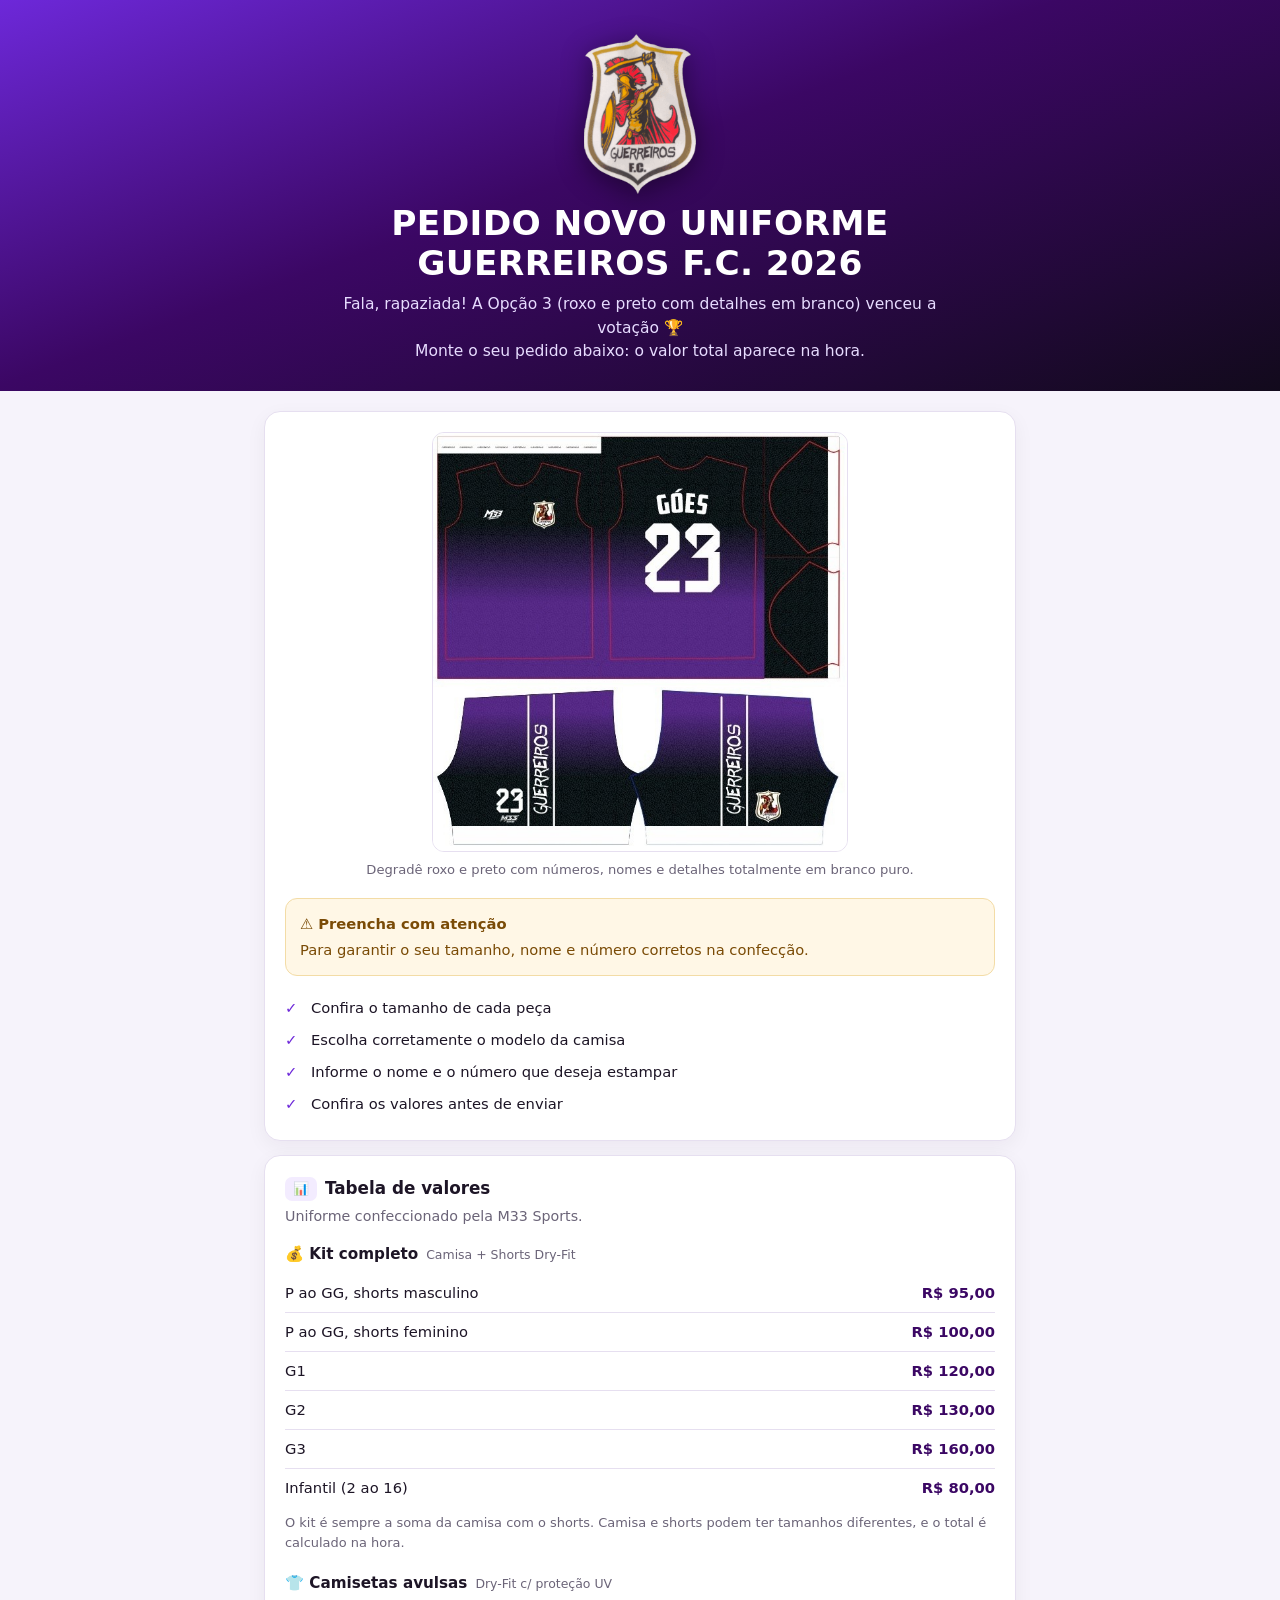
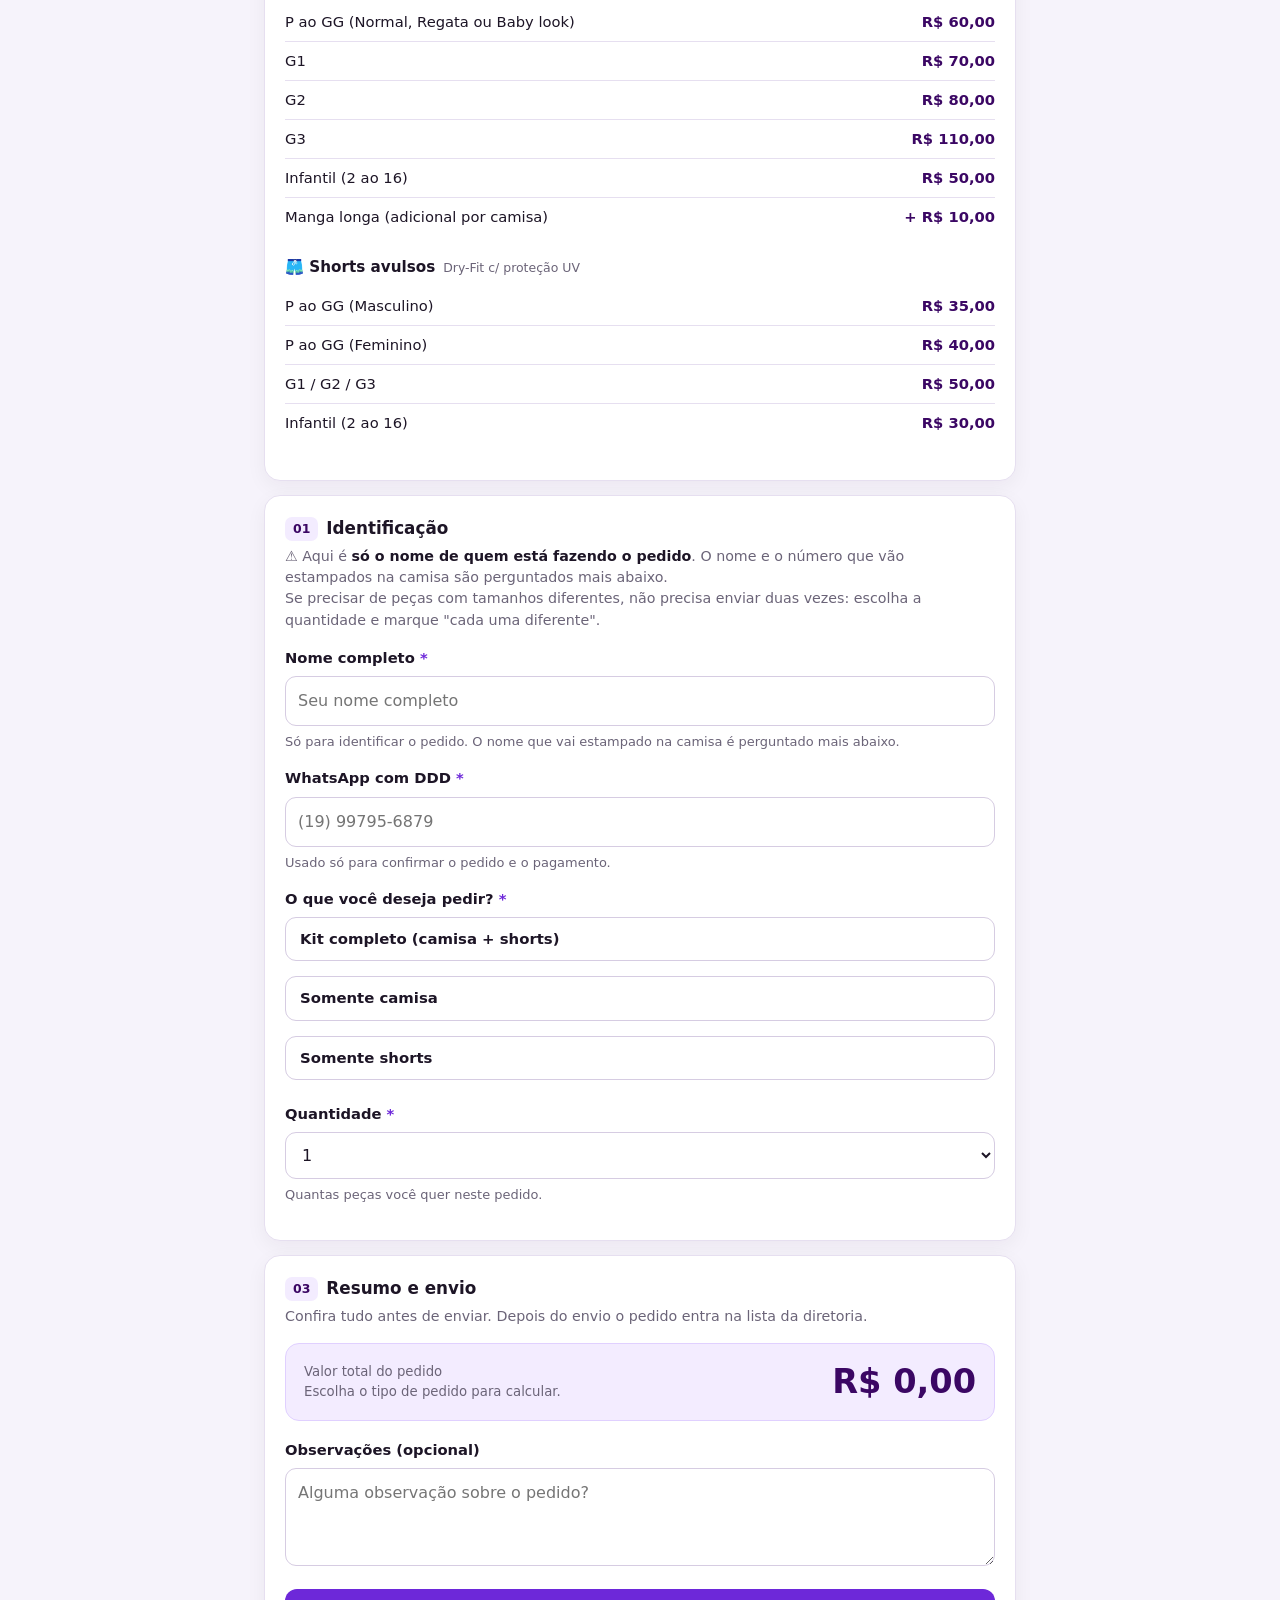
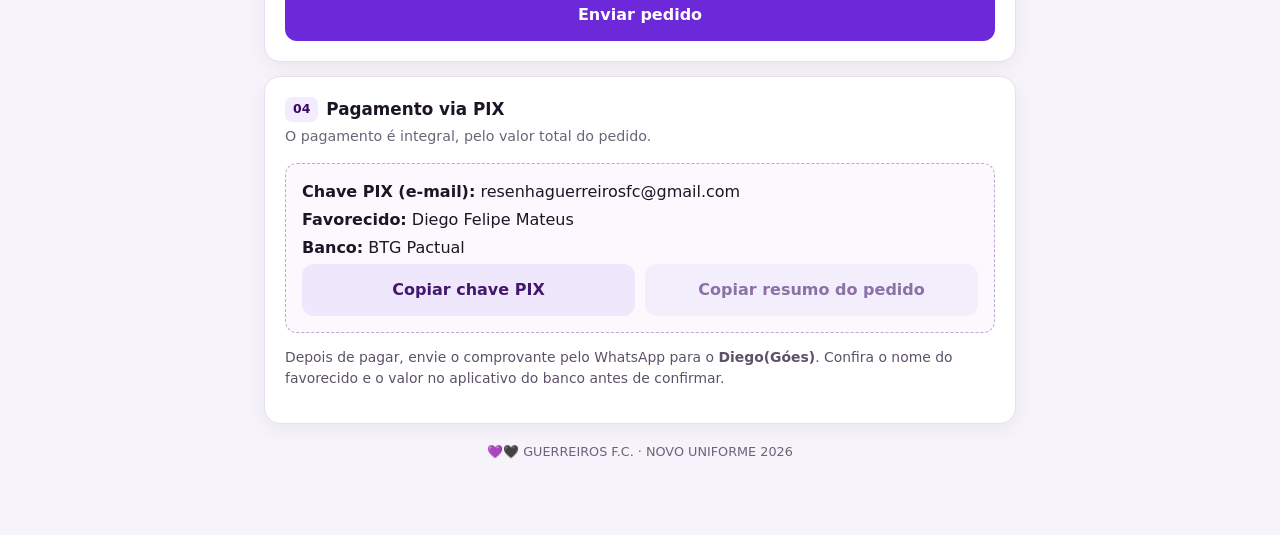
<file: static/uniforme/index.html>
<!DOCTYPE html>
<html lang="pt-BR">
<head>
<meta charset="utf-8">
<meta name="viewport" content="width=device-width, initial-scale=1">
<meta name="robots" content="noindex">
<meta name="theme-color" content="#2b0b45">
<link rel="icon" type="image/png" href="favicon-guerreiros.png">
<link rel="apple-touch-icon" href="apple-touch-icon.png">
<title>Pedido Novo Uniforme Guerreiros F.C. 2026</title>
<meta property="og:title" content="Pedido Novo Uniforme Guerreiros F.C. 2026">
<meta property="og:description" content="A Opção 3 venceu a votação. Escolha seu tamanho, modelo e número. O valor total aparece na hora.">
<meta property="og:image" content="https://dfmateus.github.io/uniforme/uniforme-opcao-3.jpg">
<meta property="og:type" content="website">
<style>
:root{
  --purple:#6d28d9; --purple-deep:#3b0764; --purple-soft:#f3ecff;
  --ink:#1d1526; --muted:#6b6478; --line:#e6dff0; --bg:#f6f3fb;
  --ok:#15803d; --err:#b91c1c; --radius:16px;
}
*{box-sizing:border-box}
.hidden{display:none!important}
html{scroll-behavior:smooth}
body{margin:0;background:var(--bg);color:var(--ink);line-height:1.5;
  font-family:system-ui,-apple-system,"Segoe UI",Roboto,Arial,sans-serif}

/* Header mirrors the uniform: purple fading into black */
header{background:linear-gradient(160deg,#6d28d9 0%,#3b0764 45%,#120a1c 100%);color:#fff;
  padding:34px 18px 28px;text-align:center}
header .eyebrow{font-size:.74rem;letter-spacing:.18em;text-transform:uppercase;opacity:.75}
header h1{font-size:clamp(1.5rem,5.2vw,2.15rem);line-height:1.15;margin:8px 0 10px;letter-spacing:.01em}
header p{max-width:620px;margin:0 auto;color:#e7dcff;font-size:.97rem}
header .crest{display:block;margin:0 auto 10px;width:112px;height:auto;
  filter:drop-shadow(0 6px 14px rgba(0,0,0,.45))}

main{max-width:780px;margin:20px auto 0;padding:0 14px 48px}
.card{background:#fff;border:1px solid var(--line);border-radius:var(--radius);
  padding:20px;margin:14px 0;box-shadow:0 6px 20px rgba(42,18,49,.05)}
.card h2{font-size:1.05rem;margin:0 0 4px;display:flex;align-items:center;gap:8px}
.card h2 .num{background:var(--purple-soft);color:var(--purple-deep);font-size:.78rem;
  font-weight:800;border-radius:7px;padding:3px 8px}
.card .lead{color:var(--muted);font-size:.89rem;margin:0 0 16px}
.card .lead strong{color:var(--ink)}

figure{margin:0}
/* Capped height so the form is not pushed below the fold on a desktop screen.
   On a phone the width limit wins first and nothing changes. */
figure img{display:block;margin:0 auto;max-width:100%;max-height:420px;width:auto;height:auto;
  border-radius:12px;border:1px solid var(--line)}
figcaption{font-size:.82rem;color:var(--muted);margin-top:8px;text-align:center}

.checklist{margin:16px 0 0;padding:0;list-style:none}
.checklist li{position:relative;padding:5px 0 5px 26px;font-size:.92rem}
.checklist li::before{content:"✓";position:absolute;left:0;top:5px;color:var(--purple);font-weight:800}

h3.pricegroup{font-size:.95rem;margin:20px 0 8px;display:flex;align-items:baseline;gap:8px;flex-wrap:wrap}
h3.pricegroup:first-of-type{margin-top:4px}
h3.pricegroup span{font-size:.78rem;font-weight:500;color:var(--muted)}
table.price{width:100%;border-collapse:collapse;font-size:.92rem;margin-bottom:18px}
table.price td{padding:8px 0;border-bottom:1px solid var(--line)}
table.price td:last-child{text-align:right;font-weight:750;white-space:nowrap;color:var(--purple-deep)}
table.price tr:last-child td{border-bottom:0}

.field{margin:16px 0}
.field:first-of-type{margin-top:0}
label,.legend{display:block;font-size:.92rem;font-weight:650;margin-bottom:7px}
.req{color:var(--purple);font-weight:800}
input[type=text],input[type=tel],select,textarea{
  width:100%;padding:12px;border:1px solid #d6cce2;border-radius:11px;background:#fff;
  font:inherit;color:var(--ink)}
input:focus-visible,select:focus-visible,textarea:focus-visible{
  outline:3px solid #cdb2fb;outline-offset:1px;border-color:var(--purple)}
textarea{resize:vertical}
.hint{font-size:.81rem;color:var(--muted);margin:6px 0 0}
.upper{text-transform:uppercase}
 /* 2 para 1: o nome estampado precisa da dica cabendo numa linha, o número só
    guarda dois dígitos. Em tela estreita vira coluna única pelo media query. */
.two{display:grid;grid-template-columns:minmax(0,2fr) minmax(0,1fr);gap:18px;align-items:start}
/* Sem isso só o primeiro campo do par zera a margem de cima, e os dois rótulos
   saem desalinhados na horizontal. */
.two>.field{margin-top:0}
/* Campo de dois dígitos não precisa de uma caixa de nome completo. */
input[maxlength="2"]{max-width:120px}
fieldset{border:0;padding:0;margin:16px 0}
fieldset:first-of-type{margin-top:0}

/* Radio chips: easier to hit on a phone than a dropdown */
.chips{display:flex;flex-wrap:wrap;gap:8px}
.chip{position:relative;display:inline-flex}
.chip input{position:absolute;inset:0;opacity:0;cursor:pointer;margin:0}
.chip span{display:inline-flex;align-items:center;justify-content:center;min-width:52px;
  padding:10px 14px;border:1px solid #d6cce2;border-radius:11px;background:#fff;
  font-size:.93rem;font-weight:620;cursor:pointer;transition:background .12s,border-color .12s}
.chip input:checked+span{background:var(--purple);border-color:var(--purple);color:#fff}
.chip input:focus-visible+span{outline:3px solid #cdb2fb;outline-offset:1px}
.chips.wide .chip span{min-width:0;flex:1}
.chips.stack{flex-direction:column}
.chips.stack .chip,.chips.stack .chip span{width:100%}
.chips.stack .chip span{justify-content:flex-start}

/* One card per piece when the order has several different ones */
.variant{border:1px solid var(--line);border-radius:14px;padding:16px;margin:0 0 14px;background:#fcfbfe}
.variant:last-child{margin-bottom:0}
.variantTitle{margin:0 0 14px;font-size:.84rem;font-weight:800;letter-spacing:.04em;
  text-transform:uppercase;color:var(--purple-deep);background:var(--purple-soft);
  display:inline-block;padding:5px 11px;border-radius:999px}

.err{display:none;color:var(--err);font-size:.84rem;font-weight:620;margin-top:7px}
.invalid .err{display:block}
.invalid .chip span,.invalid input[type=text],.invalid input[type=tel],.invalid select{border-color:var(--err)}

.pricebox{background:var(--purple-soft);border:1px solid #e0d0ff;border-radius:14px;padding:18px}
.totalrow{display:flex;align-items:center;justify-content:space-between;gap:14px;flex-wrap:wrap}
.total{font-size:2.1rem;font-weight:850;color:var(--purple-deep);white-space:nowrap;line-height:1}
.small{font-size:.83rem;color:var(--muted)}
.breakdown{margin:12px 0 0;padding:12px 0 0;border-top:1px dashed #cdb8f0;font-size:.86rem}
.breakdown div{display:flex;justify-content:space-between;gap:12px;padding:2px 0}

button{border:0;border-radius:12px;padding:14px 16px;font:inherit;font-weight:750;cursor:pointer}
button:disabled{opacity:.6;cursor:not-allowed}
.primary{background:var(--purple);color:#fff;width:100%;font-size:1rem}
.primary:hover:not(:disabled){background:#5b21b6}
.secondary{background:#efe7fb;color:#42176d;width:100%}
.secondary:hover:not(:disabled){background:#e5d8f8}
.actions{display:grid;grid-template-columns:1fr 1fr;gap:10px;margin-top:14px}

.pix{background:#fbf9fe;border:1px dashed #bda6d8;border-radius:12px;padding:16px;overflow-wrap:anywhere}
.pix div+div{margin-top:4px}
.notice{font-size:.87rem;color:#5d5169}
.banner{border-radius:12px;padding:14px;margin-top:16px;font-size:.92rem}
.banner.ok{background:#eafaf0;border:1px solid #b6e6c9;color:#14532d}
.banner.warn{background:#fff7e6;border:1px solid #f3dca6;color:#7a4b06}
.banner.bad{background:#fdecec;border:1px solid #f3bfbf;color:#7f1d1d}
.banner strong{display:block;margin-bottom:4px}
pre.summary{white-space:pre-wrap;font:inherit;font-size:.9rem;background:#faf8fd;
  border:1px solid var(--line);border-radius:11px;padding:14px;margin:12px 0}
.hp{position:absolute;left:-9999px;width:1px;height:1px;overflow:hidden}
footer{text-align:center;color:var(--muted);font-size:.8rem;padding:4px 0 26px}

@media(max-width:600px){
  .two,.actions{grid-template-columns:1fr}
  .card{padding:16px}
  .total{font-size:1.8rem}
  .chip span{min-width:46px;padding:10px 12px}
}
</style>
</head>
<body>

<header>
  <img class="crest" src="escudo-guerreiros.png" width="112" height="160"
       alt="Escudo do Guerreiros F.C.: guerreiro com elmo, escudo e espada erguida">
  <h1>PEDIDO NOVO UNIFORME<br>GUERREIROS F.C. 2026</h1>
  <p>Fala, rapaziada! A Opção 3 (roxo e preto com detalhes em branco) venceu a votação 🏆<br>
     Monte o seu pedido abaixo: o valor total aparece na hora.</p>
</header>

<main>

<section class="card">
  <figure>
    <img src="uniforme-opcao-3.jpg" alt="Arte do uniforme: camisa com degradê roxo e preto, nome e número em branco, e shorts com a faixa GUERREIROS na lateral" loading="lazy">
    <figcaption>Degradê roxo e preto com números, nomes e detalhes totalmente em branco puro.</figcaption>
  </figure>

  <div class="banner warn" style="margin-top:18px">
    <strong>⚠️ Preencha com atenção</strong>
    Para garantir o seu tamanho, nome e número corretos na confecção.
  </div>

  <ul class="checklist">
    <li>Confira o tamanho de cada peça</li>
    <li>Escolha corretamente o modelo da camisa</li>
    <li>Informe o nome e o número que deseja estampar</li>
    <li>Confira os valores antes de enviar</li>
  </ul>
</section>

<section class="card">
  <h2><span class="num">📊</span> Tabela de valores</h2>
  <p class="lead">Uniforme confeccionado pela M33 Sports.</p>

  <h3 class="pricegroup">💰 Kit completo <span>Camisa + Shorts Dry-Fit</span></h3>
  <table class="price">
    <tr><td>P ao GG, shorts masculino</td><td>R$ 95,00</td></tr>
    <tr><td>P ao GG, shorts feminino</td><td>R$ 100,00</td></tr>
    <tr><td>G1</td><td>R$ 120,00</td></tr>
    <tr><td>G2</td><td>R$ 130,00</td></tr>
    <tr><td>G3</td><td>R$ 160,00</td></tr>
    <tr><td>Infantil (2 ao 16)</td><td>R$ 80,00</td></tr>
  </table>
  <p class="hint" style="margin:-12px 0 18px">O kit é sempre a soma da camisa com o shorts. Camisa e shorts podem ter tamanhos diferentes, e o total é calculado na hora.</p>

  <h3 class="pricegroup">👕 Camisetas avulsas <span>Dry-Fit c/ proteção UV</span></h3>
  <table class="price">
    <tr><td>P ao GG (Normal, Regata ou Baby look)</td><td>R$ 60,00</td></tr>
    <tr><td>G1</td><td>R$ 70,00</td></tr>
    <tr><td>G2</td><td>R$ 80,00</td></tr>
    <tr><td>G3</td><td>R$ 110,00</td></tr>
    <tr><td>Infantil (2 ao 16)</td><td>R$ 50,00</td></tr>
    <tr><td>Manga longa (adicional por camisa)</td><td>+ R$ 10,00</td></tr>
  </table>

  <h3 class="pricegroup">🩳 Shorts avulsos <span>Dry-Fit c/ proteção UV</span></h3>
  <table class="price">
    <tr><td>P ao GG (Masculino)</td><td>R$ 35,00</td></tr>
    <tr><td>P ao GG (Feminino)</td><td>R$ 40,00</td></tr>
    <tr><td>G1 / G2 / G3</td><td>R$ 50,00</td></tr>
    <tr><td>Infantil (2 ao 16)</td><td>R$ 30,00</td></tr>
  </table>
</section>

<form id="order" novalidate>
  <!-- Honeypot. A human never sees this; bots fill every field they find. -->
  <div class="hp" aria-hidden="true"><label for="website">Não preencha</label><input type="text" id="website" name="website" tabindex="-1" autocomplete="off"></div>

  <section class="card">
    <h2><span class="num">01</span> Identificação</h2>
    <p class="lead">⚠️ Aqui é <strong>só o nome de quem está fazendo o pedido</strong>. O nome e o número que vão estampados na camisa são perguntados mais abaixo.<br>
      Se precisar de peças com tamanhos diferentes, não precisa enviar duas vezes: escolha a quantidade e marque "cada uma diferente".</p>

    <div class="field" id="f-nome">
      <label for="nome">Nome completo <span class="req">*</span></label>
      <input type="text" id="nome" name="nome" autocomplete="name" placeholder="Seu nome completo" maxlength="80">
      <p class="hint">Só para identificar o pedido. O nome que vai estampado na camisa é perguntado mais abaixo.</p>
      <p class="err">Informe seu nome completo.</p>
    </div>

    <div class="field" id="f-whatsapp">
      <label for="whatsapp">WhatsApp com DDD <span class="req">*</span></label>
      <input type="tel" id="whatsapp" name="whatsapp" inputmode="numeric" autocomplete="tel" placeholder="(19) 99795-6879" maxlength="16">
      <p class="hint">Usado só para confirmar o pedido e o pagamento.</p>
      <p class="err">Informe um número com DDD, 10 ou 11 dígitos.</p>
    </div>

    <fieldset id="f-tipo">
      <span class="legend">O que você deseja pedir? <span class="req">*</span></span>
      <div class="chips stack" data-chips="tipo"></div>
      <p class="err">Escolha o tipo do pedido.</p>
    </fieldset>

    <div class="field" id="f-quantidade">
      <label for="quantidade">Quantidade <span class="req">*</span></label>
      <select id="quantidade" name="quantidade">
        <option value="1" selected>1</option><option value="2">2</option><option value="3">3</option>
        <option value="4">4</option><option value="5">5</option><option value="6">6</option>
        <option value="7">7</option><option value="8">8</option><option value="9">9</option><option value="10">10</option>
      </select>
      <p class="hint">Quantas peças você quer neste pedido.</p>
    </div>

    <fieldset id="f-modo" class="hidden">
      <span class="legend">As peças são todas iguais? <span class="req">*</span></span>
      <div class="chips stack" data-chips="modo"></div>
      <p class="hint">Iguais quer dizer mesmo tamanho, modelo, nome e número em todas.</p>
      <p class="err">Escolha se as peças são iguais ou diferentes.</p>
    </fieldset>
  </section>

  <!-- 02 - KIT -->
  <section class="card hidden" id="sec-kit" data-type="kit">
    <h2><span class="num">02</span> Kit completo</h2>
    <p class="lead">Camisa + shorts Dry-Fit com proteção UV. O total é a soma das duas peças, e aparece aqui embaixo enquanto você escolhe.</p>

    <fieldset id="f-kitCamisaTamanho">
      <span class="legend">Tamanho da camisa <span class="req">*</span></span>
      <div class="chips" data-chips="kitCamisaTamanho"></div>
      <p class="err">Escolha o tamanho da camisa.</p>
    </fieldset>
    <div class="field hidden" id="f-kitCamisaInfantil">
      <label for="kitCamisaInfantil">Tamanho infantil da camisa <span class="req">*</span></label>
      <select id="kitCamisaInfantil" name="kitCamisaInfantil" data-child="true"></select>
      <p class="err">Escolha o tamanho infantil da camisa.</p>
    </div>

    <fieldset id="f-kitCamisaModelo">
      <span class="legend">Modelo da camisa <span class="req">*</span></span>
      <div class="chips" data-chips="kitCamisaModelo"></div>
      <p class="err">Escolha o modelo da camisa.</p>
    </fieldset>

    <fieldset id="f-kitManga" class="hidden">
      <span class="legend">Manga <span class="req">*</span></span>
      <div class="chips" data-chips="kitManga"></div>
      <p class="hint">A manga longa custa R$ 10,00 a mais por camisa.</p>
      <p class="err">Escolha o comprimento da manga.</p>
    </fieldset>

    <fieldset id="f-kitShortsTamanho">
      <span class="legend">Tamanho do shorts <span class="req">*</span></span>
      <div class="chips" data-chips="kitShortsTamanho"></div>
      <p class="err">Escolha o tamanho do shorts.</p>
    </fieldset>
    <div class="field hidden" id="f-kitShortsInfantil">
      <label for="kitShortsInfantil">Tamanho infantil do shorts <span class="req">*</span></label>
      <select id="kitShortsInfantil" name="kitShortsInfantil" data-child="true"></select>
      <p class="err">Escolha o tamanho infantil do shorts.</p>
    </div>

    <fieldset id="f-kitShortsModelo">
      <span class="legend">Modelo do shorts <span class="req">*</span></span>
      <div class="chips" data-chips="kitShortsModelo"></div>
      <p class="err">Escolha o modelo do shorts.</p>
    </fieldset>

    <div class="two">
      <div class="field" id="f-kitEstampa">
        <label for="kitEstampa">Nome para estampar nas costas <span class="req">*</span></label>
        <input type="text" id="kitEstampa" name="kitEstampa" class="upper" maxlength="14" placeholder="GÓES" autocomplete="off">
        <p class="hint">Como deve aparecer, com acento.</p>
        <p class="err">Informe o nome que vai estampado.</p>
      </div>
      <div class="field" id="f-kitNumero">
        <label for="kitNumero">Número do uniforme <span class="req">*</span></label>
        <input type="text" id="kitNumero" name="kitNumero" inputmode="numeric" maxlength="2" placeholder="23" autocomplete="off">
        <p class="hint">Nas costas e no shorts.</p>
        <p class="err">Informe um número de 0 a 99.</p>
      </div>
    </div>
  </section>

  <!-- 03 - CAMISA AVULSA -->
  <section class="card hidden" id="sec-camisa" data-type="camisa">
    <h2><span class="num">02</span> Camisa avulsa</h2>
    <p class="lead">Dry-Fit com proteção UV. P ao GG R$&nbsp;60,00 · G1 R$&nbsp;70,00 · G2 R$&nbsp;80,00 · G3 R$&nbsp;110,00 · Infantil R$&nbsp;50,00.</p>

    <fieldset id="f-camisaModelo">
      <span class="legend">Modelo da camisa <span class="req">*</span></span>
      <div class="chips" data-chips="camisaModelo"></div>
      <p class="err">Escolha o modelo da camisa.</p>
    </fieldset>

    <fieldset id="f-camisaManga" class="hidden">
      <span class="legend">Manga <span class="req">*</span></span>
      <div class="chips" data-chips="camisaManga"></div>
      <p class="hint">A manga longa custa R$ 10,00 a mais por camisa.</p>
      <p class="err">Escolha o comprimento da manga.</p>
    </fieldset>

    <fieldset id="f-camisaTamanho">
      <span class="legend">Tamanho da camisa <span class="req">*</span></span>
      <div class="chips" data-chips="camisaTamanho"></div>
      <p class="err">Escolha o tamanho da camisa.</p>
    </fieldset>
    <div class="field hidden" id="f-camisaInfantil">
      <label for="camisaInfantil">Tamanho infantil <span class="req">*</span></label>
      <select id="camisaInfantil" name="camisaInfantil" data-child="true"></select>
      <p class="err">Escolha o tamanho infantil.</p>
    </div>

    <div class="two">
      <div class="field" id="f-camisaEstampa">
        <label for="camisaEstampa">Nome para estampar nas costas <span class="req">*</span></label>
        <input type="text" id="camisaEstampa" name="camisaEstampa" class="upper" maxlength="14" placeholder="GÓES" autocomplete="off">
        <p class="hint">Como deve aparecer, com acento.</p>
        <p class="err">Informe o nome que vai estampado.</p>
      </div>
      <div class="field" id="f-camisaNumero">
        <label for="camisaNumero">Número <span class="req">*</span></label>
        <input type="text" id="camisaNumero" name="camisaNumero" inputmode="numeric" maxlength="2" placeholder="23" autocomplete="off">
        <p class="hint">Nas costas da camisa.</p>
        <p class="err">Informe um número de 0 a 99.</p>
      </div>
    </div>
  </section>

  <!-- 04 - SHORTS AVULSO -->
  <section class="card hidden" id="sec-shorts" data-type="shorts">
    <h2><span class="num">02</span> Shorts avulso</h2>
    <p class="lead">Dry-Fit com proteção UV. P ao GG masculino R$&nbsp;35,00 · P ao GG feminino R$&nbsp;40,00 · G1, G2 e G3 R$&nbsp;50,00 · Infantil R$&nbsp;30,00.</p>

    <fieldset id="f-shortsModelo">
      <span class="legend">Modelo do shorts <span class="req">*</span></span>
      <div class="chips" data-chips="shortsModelo"></div>
      <p class="err">Escolha o modelo do shorts.</p>
    </fieldset>

    <fieldset id="f-shortsTamanho">
      <span class="legend">Tamanho do shorts <span class="req">*</span></span>
      <div class="chips" data-chips="shortsTamanho"></div>
      <p class="err">Escolha o tamanho do shorts.</p>
    </fieldset>
    <div class="field hidden" id="f-shortsInfantil">
      <label for="shortsInfantil">Tamanho infantil <span class="req">*</span></label>
      <select id="shortsInfantil" name="shortsInfantil" data-child="true"></select>
      <p class="err">Escolha o tamanho infantil.</p>
    </div>

    <div class="field" id="f-shortsNumero">
      <label for="shortsNumero">Número <span class="req">*</span></label>
      <input type="text" id="shortsNumero" name="shortsNumero" inputmode="numeric" maxlength="2" placeholder="23" autocomplete="off">
      <p class="hint">Estampado no calção.</p>
      <p class="err">Informe um número de 0 a 99.</p>
    </div>
  </section>

  <!-- 02 - PEÇAS DIFERENTES: um bloco por peça, montado pelo JS -->
  <section class="card hidden" id="sec-variados">
    <h2><span class="num">02</span> <span id="variadosTitulo">Peças do pedido</span></h2>
    <p class="lead">Preencha cada peça separadamente. Cada uma pode ter tamanho, modelo, nome e número diferentes.</p>
    <div id="variantBlocks"></div>
  </section>

  <!-- 05 - RESUMO -->
  <section class="card">
    <h2><span class="num">03</span> Resumo e envio</h2>
    <p class="lead">Confira tudo antes de enviar. Depois do envio o pedido entra na lista da diretoria.</p>

    <div class="pricebox">
      <div class="totalrow">
        <div>
          <div class="small">Valor total do pedido</div>
          <div id="priceDescription" class="small">Escolha o tipo de pedido para calcular.</div>
        </div>
        <div id="total" class="total" aria-live="polite">R$ 0,00</div>
      </div>
      <div id="breakdown" class="breakdown hidden"></div>
    </div>

    <div class="field" style="margin-top:18px">
      <label for="observacoes">Observações (opcional)</label>
      <textarea id="observacoes" name="observacoes" rows="3" maxlength="400" placeholder="Alguma observação sobre o pedido?"></textarea>
    </div>

    <button class="primary" type="submit" id="submitBtn">Enviar pedido</button>
    <div id="feedback" aria-live="polite"></div>
  </section>
</form>

<section class="card">
  <h2><span class="num">04</span> Pagamento via PIX</h2>
  <p class="lead">O pagamento é integral, pelo valor total do pedido.</p>
  <div class="pix">
    <div><strong>Chave PIX (e-mail):</strong> <span id="pixKeyText">resenhaguerreirosfc@gmail.com</span></div>
    <div><strong>Favorecido:</strong> Diego Felipe Mateus</div>
    <div><strong>Banco:</strong> BTG Pactual</div>
    <div class="actions">
      <button class="secondary" type="button" id="copyPix">Copiar chave PIX</button>
      <button class="secondary" type="button" id="copySummaryTop" disabled>Copiar resumo do pedido</button>
    </div>
  </div>
  <p class="notice" style="margin-top:14px">Depois de pagar, envie o comprovante pelo WhatsApp para o <strong>Diego(Góes)</strong>. Confira o nome do favorecido e o valor no aplicativo do banco antes de confirmar.</p>
</section>

<footer>💜🖤 GUERREIROS F.C. · NOVO UNIFORME 2026</footer>
</main>

<script>
"use strict";

/* ------------------------------------------------------------------ *
 * CONFIG - the only block that needs editing after deploy
 * ------------------------------------------------------------------ */
const CONFIG = {
  // Apps Script Web App /exec URL. While empty, the page still works: it shows the
  // summary and the WhatsApp button instead of recording the order.
  // Script bound to the spreadsheet "Pedidos Uniforme Guerreiros FC 2026".
  endpoint: "https://script.google.com/macros/s/AKfycbzdvWFK5QsWZpdanAXpgMgGA-W8REr8YEk_vgu9JLSoWChkgcJrqfDo1t1im4iH87gB/exec",

  // WhatsApp that receives the order as a fallback. Digits only, country code first.
  // Diego (Góes), (19) 99679-1162. Leave empty to hide the button.
  whatsapp: "5519996791162",

  // Travels in the page source, so it is not a secret. It only stops bots that
  // crawl for open Apps Script endpoints.
  token: "guerreiros-2026",

  pixKey: "resenhaguerreirosfc@gmail.com",
  pixOwner: "Diego Felipe Mateus",
  pixBank: "BTG Pactual"
};

/* ------------------------------------------------------------------ *
 * Option data. Labels match the Google Form so the two can coexist.
 * ------------------------------------------------------------------ */
const SIZES = ["P", "M", "G", "GG", "G1", "G2", "G3", "Infantil"];
const CHILD_SIZES = ["2", "4", "6", "8", "10", "12", "14", "16"];
const SHIRT_MODELS = ["Normal", "Regata", "Feminino Baby look"];
const SHORTS_MODELS = ["Masculino", "Feminino"];
// Manga longa é adicional na tabela da M33, não um modelo. Regata não tem manga,
// então a escolha some quando o modelo é regata.
const SLEEVES = [
  { value: "Curta", label: "Manga curta" },
  { value: "Longa", label: "Manga longa (+R$ 10,00)" }
];
const LONG_SLEEVE_EXTRA = 10;   // reais por peça, "MANGA LONGA ADICIONAR R$ 10,00"
const LONG_SLEEVE_SUFFIX = " manga longa";
const ORDER_TYPES = [
  { value: "kit", label: "Kit completo (camisa + shorts)" },
  { value: "camisa", label: "Somente camisa" },
  { value: "shorts", label: "Somente shorts" }
];

const form = document.getElementById("order");
const $ = (id) => document.getElementById(id);

/* ------------------------------------------------------------------ *
 * Rendering
 * ------------------------------------------------------------------ */
function renderChips(name, values, opts) {
  const box = document.querySelector('[data-chips="' + name + '"]');
  if (!box) return;
  box.innerHTML = values.map(function (v) {
    const value = typeof v === "string" ? v : v.value;
    const label = typeof v === "string" ? v : v.label;
    return '<label class="chip"><input type="radio" name="' + name + '" value="' +
           value + '"><span>' + label + "</span></label>";
  }).join("");
  if (opts && opts.wide) box.classList.add("wide");
}

function renderChildSelect(id) {
  $(id).innerHTML = '<option value="">Selecione</option>' +
    CHILD_SIZES.map(function (s) { return '<option value="' + s + '">' + s + "</option>"; }).join("");
}

renderChips("tipo", ORDER_TYPES);
["kitCamisaTamanho", "kitShortsTamanho", "camisaTamanho", "shortsTamanho"]
  .forEach(function (n) { renderChips(n, SIZES); });
renderChips("kitCamisaModelo", SHIRT_MODELS);
renderChips("camisaModelo", SHIRT_MODELS);
renderChips("kitManga", SLEEVES);
renderChips("camisaManga", SLEEVES);
renderChips("kitShortsModelo", SHORTS_MODELS);
renderChips("shortsModelo", SHORTS_MODELS);
["kitCamisaInfantil", "kitShortsInfantil", "camisaInfantil", "shortsInfantil"].forEach(renderChildSelect);

/* ------------------------------------------------------------------ *
 * Reading the form
 * ------------------------------------------------------------------ */
function radio(name) {
  const el = form.elements[name];
  return el ? (el.value || "") : "";
}
function text(id) {
  return ($(id).value || "").trim();
}
function digits(s) {
  return (s || "").replace(/\D+/g, "");
}

/* ------------------------------------------------------------------ *
 * Pricing - M33 Sports table, orders above 10 pieces
 * ------------------------------------------------------------------ */
const STANDARD = ["P", "M", "G", "GG"];

function shirtPrice(size, longSleeve) {
  return shirtBasePrice(size) + (longSleeve ? LONG_SLEEVE_EXTRA : 0);
}
function shirtBasePrice(size) {
  if (STANDARD.indexOf(size) > -1) return 60;
  if (size === "G1") return 70;
  if (size === "G2") return 80;
  if (size === "G3") return 110;
  if (size === "Infantil") return 50;
  return 0;
}
function shortsPrice(size, model) {
  if (STANDARD.indexOf(size) > -1) return model === "Feminino" ? 40 : 35;
  if (size === "G1" || size === "G2" || size === "G3") return 50;
  if (size === "Infantil") return 30;
  return 0;
}
// Uma regra só: o kit é a soma das duas peças. O "preço fixo" de R$ 95,00 que
// existia antes era 60 + 35, a soma com shorts masculino, então não era desconto
// nenhum. Com shorts feminino a soma dá R$ 100,00, e cobrar 95 tirava R$ 5,00 do
// caixa do time em cada kit feminino.
function kitPrice(shirtSize, shortsSize, shortsModel, longSleeve) {
  var extra = longSleeve ? LONG_SLEEVE_EXTRA : 0;
  return shirtBasePrice(shirtSize) + extra + shortsPrice(shortsSize, shortsModel);
}

const brl = (n) => n.toLocaleString("pt-BR", { style: "currency", currency: "BRL" });

/* ------------------------------------------------------------------ *
 * Items
 *
 * An order is a list of items. "Todas iguais" is one item with qtd = N,
 * "cada uma diferente" is N items with qtd = 1. Everything downstream, price,
 * validation, summary and payload, works on that list and never needs to know
 * which of the two the person picked.
 * ------------------------------------------------------------------ */
const FIELDS = {
  kit: ["camisaTamanho", "camisaInfantil", "camisaModelo", "manga",
        "shortsTamanho", "shortsInfantil", "shortsModelo", "estampa", "numero"],
  camisa: ["camisaModelo", "manga", "camisaTamanho", "camisaInfantil", "estampa", "numero"],
  shorts: ["shortsModelo", "shortsTamanho", "shortsInfantil", "numero"]
};

// The three original sections keep the ids they were written with, so the map from
// a canonical field name to an element id is spelled out instead of derived.
const STATIC_IDS = {
  kit: { camisaTamanho: "kitCamisaTamanho", camisaInfantil: "kitCamisaInfantil",
         camisaModelo: "kitCamisaModelo", manga: "kitManga", shortsTamanho: "kitShortsTamanho",
         shortsInfantil: "kitShortsInfantil", shortsModelo: "kitShortsModelo",
         estampa: "kitEstampa", numero: "kitNumero" },
  camisa: { camisaModelo: "camisaModelo", manga: "camisaManga", camisaTamanho: "camisaTamanho",
            camisaInfantil: "camisaInfantil", estampa: "camisaEstampa", numero: "camisaNumero" },
  shorts: { shortsModelo: "shortsModelo", shortsTamanho: "shortsTamanho",
            shortsInfantil: "shortsInfantil", numero: "shortsNumero" }
};

// index null means the static block; 1..N are the per-item blocks.
function idsFor(tipo, index) {
  if (index === null) return STATIC_IDS[tipo];
  const map = {};
  FIELDS[tipo].forEach(function (field) { map[field] = "v" + index + "_" + field; });
  return map;
}

function sizeLabel(base, child) {
  if (base !== "Infantil") return base;
  return child ? "Infantil " + child : "Infantil";
}

function readItem(tipo, ids, qtd) {
  const get = (field) => (ids[field] && $(ids[field]) ? $(ids[field]).value : "");
  return {
    tipo: tipo,
    qtd: qtd,
    camisaModelo: ids.camisaModelo ? radio(ids.camisaModelo) : "",
    manga: ids.manga ? radio(ids.manga) : "",
    camisaBase: ids.camisaTamanho ? radio(ids.camisaTamanho) : "",
    camisaChild: ids.camisaInfantil ? get("camisaInfantil") : "",
    shortsModelo: ids.shortsModelo ? radio(ids.shortsModelo) : "",
    shortsBase: ids.shortsTamanho ? radio(ids.shortsTamanho) : "",
    shortsChild: ids.shortsInfantil ? get("shortsInfantil") : "",
    estampa: ids.estampa ? (get("estampa") || "").trim() : "",
    numero: ids.numero ? (get("numero") || "").trim() : "",
    ids: ids
  };
}

// One entry per block on screen. Returns [] while the type is not chosen.
function readItems() {
  const tipo = radio("tipo");
  if (!tipo) return [];
  const qty = parseInt($("quantidade").value, 10) || 1;
  if (!isVaried()) return [readItem(tipo, STATIC_IDS[tipo], qty)];
  const items = [];
  for (let i = 1; i <= qty; i++) items.push(readItem(tipo, idsFor(tipo, i), 1));
  return items;
}

function itemUnitPrice(item) {
  var longa = item.manga === "Longa";
  if (item.tipo === "kit") return kitPrice(item.camisaBase, item.shortsBase, item.shortsModelo, longa);
  if (item.tipo === "camisa") return shirtPrice(item.camisaBase, longa);
  if (item.tipo === "shorts") return shortsPrice(item.shortsBase, item.shortsModelo);
  return 0;
}

// Regata não tem manga, então nesses casos a pergunta nem aparece.
function needsSleeve(model) {
  return !!model && model !== "Regata";
}

// Os campos que ainda faltam nesta peça, com o nome que a pessoa lê na tela.
// Espelha itemComplete: se um entra aqui, o outro tem que concordar.
function missingOf(item) {
  const falta = [];
  if (item.tipo === "kit" || item.tipo === "camisa") {
    if (!item.camisaModelo) falta.push("modelo da camisa");
    if (needsSleeve(item.camisaModelo) && !item.manga) falta.push("manga");
    if (!item.camisaBase) falta.push("tamanho da camisa");
  }
  if (item.tipo === "kit" || item.tipo === "shorts") {
    if (!item.shortsModelo) falta.push("modelo do shorts");
    if (!item.shortsBase) falta.push("tamanho do shorts");
  }
  return falta;
}

function itemComplete(item) {
  var sleeveOk = !needsSleeve(item.camisaModelo) || !!item.manga;
  if (item.tipo === "kit") {
    return !!(item.camisaBase && item.camisaModelo && sleeveOk && item.shortsBase && item.shortsModelo);
  }
  if (item.tipo === "camisa") return !!(item.camisaBase && item.camisaModelo && sleeveOk);
  return !!(item.shortsBase && item.shortsModelo);
}

// O modelo que vai para a planilha e para a confecção já carrega a manga, então
// a grade de produção separa "Normal" de "Normal manga longa" sozinha.
function shirtModelWithSleeve(item) {
  if (!item.camisaModelo) return "";
  return item.camisaModelo + (item.manga === "Longa" ? LONG_SLEEVE_SUFFIX : "");
}

function itemLabel(item) {
  if (item.tipo === "kit") {
    return "Kit " + (item.manga === "Longa" ? "manga longa " : "") + sizeLabel(item.camisaBase, item.camisaChild) +
      (item.camisaBase === item.shortsBase && item.camisaChild === item.shortsChild
        ? "" : " + shorts " + sizeLabel(item.shortsBase, item.shortsChild));
  }
  if (item.tipo === "camisa") {
    return "Camisa " + shirtModelWithSleeve(item).toLowerCase() + " " + sizeLabel(item.camisaBase, item.camisaChild);
  }
  return "Shorts " + item.shortsModelo.toLowerCase() + " " + sizeLabel(item.shortsBase, item.shortsChild);
}

const TYPE_LABELS = { kit: "Kit completo", camisa: "Camisa avulsa", shorts: "Shorts avulso" };

function priceOf() {
  const tipo = radio("tipo");
  const items = readItems();
  if (!tipo) return { total: 0, desc: "Escolha o tipo de pedido para calcular.", lines: [], items: [] };

  // Dizer o que falta, e não só que falta. Com o formulário crescido, "escolha os
  // tamanhos e os modelos" deixa a pessoa procurando qual campo ficou para trás.
  const pending = items
    .map(function (item, index) { return { index: index, falta: missingOf(item) }; })
    .filter(function (p) { return p.falta.length; });

  if (pending.length) {
    const first = pending[0];
    const onde = isVaried() ? "Peça " + (first.index + 1) + ", falta escolher: " : "Falta escolher: ";
    const resto = pending.length > 1 ? " · e mais " + (pending.length - 1) + " peça(s)" : "";
    return { total: 0, items: items, lines: [], desc: onde + first.falta.join(", ") + resto };
  }

  let total = 0;
  const lines = items.map(function (item, index) {
    const unit = itemUnitPrice(item);
    total += unit * item.qtd;
    const prefix = isVaried() ? (index + 1) + ". " : "";
    const suffix = item.qtd > 1 ? "  (x " + item.qtd + ")" : "";
    return [prefix + itemLabel(item) + suffix, unit * item.qtd];
  });

  return { total: total, items: items, lines: lines,
           desc: TYPE_LABELS[tipo] + (items.length > 1 ? " · " + items.length + " peças diferentes" : "") };
}

function updateTotal() {
  const p = priceOf();
  $("total").textContent = brl(p.total);
  $("priceDescription").textContent = p.desc;

  const box = $("breakdown");
  if (!p.lines.length) { box.classList.add("hidden"); box.innerHTML = ""; return; }
  box.innerHTML = p.lines.map(function (line) {
    return "<div><span>" + line[0] + "</span><span>" + brl(line[1]) + "</span></div>";
  }).join("");
  box.classList.remove("hidden");
}

/* ------------------------------------------------------------------ *
 * Conditional sections
 * ------------------------------------------------------------------ */
const SECTIONS = { kit: $("sec-kit"), camisa: $("sec-camisa"), shorts: $("sec-shorts") };
const MODES = [
  { value: "iguais", label: "Todas iguais" },
  { value: "variadas", label: "Cada uma diferente" }
];
renderChips("modo", MODES);

function quantity() {
  return parseInt($("quantidade").value, 10) || 1;
}
function isVaried() {
  return quantity() > 1 && radio("modo") === "variadas";
}

// Clears every input of a section. Without this, a size picked under "Kit" and then
// abandoned keeps sitting in the form state and leaks into the order.
function resetSection(section) {
  section.querySelectorAll("input[type=radio]").forEach(function (el) { el.checked = false; });
  section.querySelectorAll("input[type=text], select, textarea").forEach(function (el) { el.value = ""; });
  section.querySelectorAll(".invalid").forEach(function (el) { el.classList.remove("invalid"); });
}

/* Markup for one per-item block, built from the same option lists the static
   sections use. Field ids follow v<N>_<canonical>, and the wrapper that carries the
   error state is always "f-" + the field id, which is what mark() expects. */
function chipsField(id, legend, values) {
  return '<fieldset id="f-' + id + '"><span class="legend">' + legend +
         ' <span class="req">*</span></span><div class="chips" data-chips="' + id + '"></div>' +
         '<p class="err">Escolha ' + legend.toLowerCase() + '.</p></fieldset>';
}
function childField(id, legend) {
  return '<div class="field hidden" id="f-' + id + '"><label for="' + id + '">' + legend +
         ' <span class="req">*</span></label><select id="' + id + '"></select>' +
         '<p class="err">Escolha o tamanho infantil.</p></div>';
}
function textField(id, legend, placeholder, hint, extra) {
  return '<div class="field" id="f-' + id + '"><label for="' + id + '">' + legend +
         ' <span class="req">*</span></label><input type="text" id="' + id + '" ' + (extra || "") +
         ' placeholder="' + placeholder + '" autocomplete="off">' +
         '<p class="hint">' + hint + "</p>" +
         '<p class="err">Preencha este campo.</p></div>';
}

function variantBlock(tipo, index) {
  const ids = idsFor(tipo, index);
  let body = "";
  if (tipo === "kit" || tipo === "camisa") {
    body += chipsField(ids.camisaModelo, "Modelo da camisa", SHIRT_MODELS) +
            '<fieldset id="f-' + ids.manga + '" class="hidden">' +
            '<span class="legend">Manga <span class="req">*</span></span>' +
            '<div class="chips" data-chips="' + ids.manga + '"></div>' +
            '<p class="err">Escolha o comprimento da manga.</p></fieldset>' +
            chipsField(ids.camisaTamanho, "Tamanho da camisa", SIZES) +
            childField(ids.camisaInfantil, "Tamanho infantil da camisa");
  }
  if (tipo === "kit" || tipo === "shorts") {
    body += chipsField(ids.shortsModelo, "Modelo do shorts", SHORTS_MODELS) +
            chipsField(ids.shortsTamanho, "Tamanho do shorts", SIZES) +
            childField(ids.shortsInfantil, "Tamanho infantil do shorts");
  }
  body += '<div class="two">';
  if (ids.estampa) {
    body += textField(ids.estampa, "Nome para estampar", "GÓES",
      "Com acento, se tiver.", 'class="upper" maxlength="14"');
  }
  body += textField(ids.numero, "Número", "23", "De 0 a 99.", 'inputmode="numeric" maxlength="2"');
  body += "</div>";
  return '<div class="variant" id="vblock' + index + '">' +
         '<h3 class="variantTitle">Peça ' + index + ' de ' + quantity() + "</h3>" + body + "</div>";
}

// Lê e escreve um campo pelo id, seja ele input, select ou grupo de chips. O grupo
// não tem elemento com aquele id: o id é o name dos rádios.
function readField(id) {
  const el = $(id);
  if (el) return el.value || "";
  const group = form.elements[id];
  return group ? (group.value || "") : "";
}
function writeField(id, value) {
  if (!value) return;
  const el = $(id);
  if (el) { el.value = value; return; }
  const chip = form.querySelector('input[name="' + id + '"][value="' + value + '"]');
  if (chip) chip.checked = true;
}

function snapshotVariants(tipo, count) {
  const blocos = [];
  for (let i = 1; i <= count; i++) {
    const ids = idsFor(tipo, i);
    const bloco = {};
    FIELDS[tipo].forEach(function (field) { bloco[field] = readField(ids[field]); });
    blocos.push(bloco);
  }
  return blocos;
}

// Rebuilt only when the type or the quantity changes. Rebuilding on every keystroke
// would wipe what the person already typed in the other blocks.
let variantState = { tipo: "", count: 0 };

function renderVariantBlocks() {
  const tipo = radio("tipo");
  const count = quantity();
  if (variantState.tipo === tipo && variantState.count === count) return;

  // Trocar a quantidade reconstrói os blocos, e sem isto o que já foi digitado
  // ia embora junto: a pessoa preenche duas peças, vê que são três, e perde tudo.
  const guardado = (variantState.tipo === tipo && variantState.count > 0)
    ? snapshotVariants(tipo, variantState.count)
    : [];

  let html = "";
  for (let i = 1; i <= quantity(); i++) html += variantBlock(tipo, i);
  $("variantBlocks").innerHTML = html;
  $("variadosTitulo").textContent = quantity() + " " +
    (tipo === "kit" ? "kits" : tipo === "camisa" ? "camisas" : "shorts") + " do pedido";

  // Chips and child dropdowns only exist as containers until these run.
  for (let i = 1; i <= quantity(); i++) {
    const ids = idsFor(tipo, i);
    if (ids.camisaModelo) renderChips(ids.camisaModelo, SHIRT_MODELS);
    if (ids.manga) renderChips(ids.manga, SLEEVES);
    if (ids.camisaTamanho) renderChips(ids.camisaTamanho, SIZES);
    if (ids.camisaInfantil) renderChildSelect(ids.camisaInfantil);
    if (ids.shortsModelo) renderChips(ids.shortsModelo, SHORTS_MODELS);
    if (ids.shortsTamanho) renderChips(ids.shortsTamanho, SIZES);
    if (ids.shortsInfantil) renderChildSelect(ids.shortsInfantil);
  }

  // Devolve o que já estava preenchido nos blocos que sobreviveram.
  guardado.slice(0, count).forEach(function (bloco, index) {
    const ids = idsFor(tipo, index + 1);
    Object.keys(bloco).forEach(function (field) { writeField(ids[field], bloco[field]); });
  });

  variantState = { tipo: tipo, count: count };
}

function syncSections() {
  const tipo = radio("tipo");
  const varied = isVaried();

  $("f-modo").classList.toggle("hidden", !tipo || quantity() < 2);
  if (quantity() < 2 && radio("modo")) {
    form.querySelectorAll('input[name="modo"]').forEach(function (el) { el.checked = false; });
  }

  Object.keys(SECTIONS).forEach(function (key) {
    const visible = key === tipo && !varied;
    if (!visible && !SECTIONS[key].classList.contains("hidden")) resetSection(SECTIONS[key]);
    SECTIONS[key].classList.toggle("hidden", !visible);
  });

  if (varied) {
    renderVariantBlocks();
  } else if (!$("sec-variados").classList.contains("hidden")) {
    $("variantBlocks").innerHTML = "";
    variantState = { tipo: "", count: 0 };
  }
  $("sec-variados").classList.toggle("hidden", !varied);

  syncChildFields();
  syncSleeveFields();
  updateTotal();
}

// Every block currently on screen, as a canonical-name to element-id map.
function currentIdMaps() {
  const tipo = radio("tipo");
  if (!tipo) return [];
  if (!isVaried()) return [STATIC_IDS[tipo]];
  const maps = [];
  for (let i = 1; i <= quantity(); i++) maps.push(idsFor(tipo, i));
  return maps;
}

// A pergunta de manga só existe quando o modelo da camisa comporta manga.
function syncSleeveFields() {
  currentIdMaps().forEach(function (ids) {
    if (!ids.manga) return;
    const wrap = $("f-" + ids.manga);
    if (!wrap) return;
    const on = needsSleeve(radio(ids.camisaModelo));
    wrap.classList.toggle("hidden", !on);
    if (!on) {
      form.querySelectorAll('input[name="' + ids.manga + '"]').forEach(function (el) { el.checked = false; });
      wrap.classList.remove("invalid");
    }
  });
}

// The "tamanho infantil" dropdown only exists while the matching size is "Infantil".
function syncChildFields() {
  currentIdMaps().forEach(function (ids) {
    [["camisaTamanho", "camisaInfantil"], ["shortsTamanho", "shortsInfantil"]].forEach(function (pair) {
      if (!ids[pair[0]] || !ids[pair[1]]) return;
      const wrap = $("f-" + ids[pair[1]]);
      if (!wrap) return;
      const on = radio(ids[pair[0]]) === "Infantil";
      wrap.classList.toggle("hidden", !on);
      if (!on) { $(ids[pair[1]]).value = ""; wrap.classList.remove("invalid"); }
    });
  });
}

/* ------------------------------------------------------------------ *
 * Validation
 * ------------------------------------------------------------------ */
function mark(fieldId, ok) {
  $(fieldId).classList.toggle("invalid", !ok);
  return ok;
}

// Walks the blocks that are actually on screen, so switching the order type or the
// quantity can never leave the submit button silently doing nothing.
function validate() {
  const bad = [];
  const check = (id, ok) => { if (!mark(id, ok)) bad.push(id); };
  const number = (v) => /^\d{1,2}$/.test(v);

  check("f-nome", text("nome").length >= 3);
  const phone = digits(text("whatsapp"));
  check("f-whatsapp", phone.length === 10 || phone.length === 11);

  const tipo = radio("tipo");
  check("f-tipo", !!tipo);
  if (!tipo) return bad;

  if (quantity() > 1) {
    check("f-modo", !!radio("modo"));
    if (!radio("modo")) return bad;
  }

  currentIdMaps().forEach(function (ids) {
    if (ids.camisaModelo) {
      check("f-" + ids.camisaModelo, !!radio(ids.camisaModelo));
      if (needsSleeve(radio(ids.camisaModelo))) check("f-" + ids.manga, !!radio(ids.manga));
    }
    if (ids.camisaTamanho) {
      check("f-" + ids.camisaTamanho, !!radio(ids.camisaTamanho));
      if (radio(ids.camisaTamanho) === "Infantil") {
        check("f-" + ids.camisaInfantil, !!$(ids.camisaInfantil).value);
      }
    }
    if (ids.shortsModelo) check("f-" + ids.shortsModelo, !!radio(ids.shortsModelo));
    if (ids.shortsTamanho) {
      check("f-" + ids.shortsTamanho, !!radio(ids.shortsTamanho));
      if (radio(ids.shortsTamanho) === "Infantil") {
        check("f-" + ids.shortsInfantil, !!$(ids.shortsInfantil).value);
      }
    }
    if (ids.estampa) check("f-" + ids.estampa, ($(ids.estampa).value || "").trim().length >= 2);
    check("f-" + ids.numero, number(($(ids.numero).value || "").trim()));
  });
  return bad;
}

/* ------------------------------------------------------------------ *
 * Order payload and summary
 * ------------------------------------------------------------------ */
function buildOrder(orderId) {
  const tipo = radio("tipo");
  const p = priceOf();
  const itens = p.items.map(function (item) {
    return {
      tipo: tipo,
      quantidade: item.qtd,
      camisa_modelo: shirtModelWithSleeve(item),
      camisa_tamanho: item.camisaBase ? sizeLabel(item.camisaBase, item.camisaChild) : "",
      shorts_modelo: item.shortsModelo || "",
      shorts_tamanho: item.shortsBase ? sizeLabel(item.shortsBase, item.shortsChild) : "",
      nome_estampa: (item.estampa || "").toUpperCase(),
      numero: item.numero || "",
      valor_unitario: itemUnitPrice(item)
    };
  });

  // The flat fields repeat the first item. They are what the first version of the
  // backend reads, so a page still cached in someone's browser keeps working.
  const first = itens[0] || {};
  return {
    order_id: orderId,
    token: CONFIG.token,
    website: $("website").value,            // honeypot, must stay empty
    nome: text("nome"),
    whatsapp: digits(text("whatsapp")),
    tipo: tipo,
    tipo_label: (ORDER_TYPES.filter((t) => t.value === tipo)[0] || {}).label || "",
    quantidade: first.quantidade || 1,
    camisa_modelo: first.camisa_modelo || "",
    camisa_tamanho: first.camisa_tamanho || "",
    shorts_modelo: first.shorts_modelo || "",
    shorts_tamanho: first.shorts_tamanho || "",
    nome_estampa: first.nome_estampa || "",
    numero: first.numero || "",
    valor_unitario: first.valor_unitario || 0,
    valor_total: p.total,
    itens: itens,
    observacoes: text("observacoes"),
    pagina: location.href
  };
}

function summaryText(o) {
  const lines = [
    "PEDIDO NOVO UNIFORME - GUERREIROS F.C. 2026",
    "Protocolo: " + o.order_id.slice(0, 8).toUpperCase(),
    "Nome: " + o.nome,
    "WhatsApp: " + o.whatsapp,
    "Pedido: " + o.tipo_label
  ];
  const several = o.itens.length > 1;
  o.itens.forEach(function (item, index) {
    if (several) lines.push("", "-- Peça " + (index + 1) + " --");
    if (item.camisa_tamanho) lines.push("Camisa: " + item.camisa_modelo + " - " + item.camisa_tamanho);
    if (item.shorts_tamanho) lines.push("Shorts: " + item.shorts_modelo + " - " + item.shorts_tamanho);
    if (item.nome_estampa) lines.push("Nome estampado: " + item.nome_estampa);
    if (item.numero) lines.push("Número: " + item.numero);
    if (item.quantidade > 1) {
      lines.push("Quantidade: " + item.quantidade + " x " + brl(item.valor_unitario));
    }
  });
  if (several) lines.push("");
  lines.push("TOTAL: " + brl(o.valor_total));
  if (o.observacoes) lines.push("Observações: " + o.observacoes);
  lines.push("", "PIX: " + CONFIG.pixKey, "Favorecido: " + CONFIG.pixOwner + " - " + CONFIG.pixBank);
  return lines.join("\n");
}

/* ------------------------------------------------------------------ *
 * Submission
 * ------------------------------------------------------------------ */
// text/plain keeps this a CORS simple request, so the browser skips the preflight
// that an Apps Script Web App cannot answer. If the response is still unreadable,
// the order is re-sent opaque; order_id makes that retry idempotent server side.
async function postOrder(order) {
  const body = JSON.stringify(order);
  let payload;
  try {
    const res = await fetch(CONFIG.endpoint, {
      method: "POST",
      headers: { "Content-Type": "text/plain;charset=utf-8" },
      body: body,
      redirect: "follow"
    });
    payload = await res.json();
  } catch (err) {
    try {
      await fetch(CONFIG.endpoint, {
        method: "POST", mode: "no-cors",
        headers: { "Content-Type": "text/plain;charset=utf-8" },
        body: body
      });
      return { state: "sent-unconfirmed" };
    } catch (err2) {
      return { state: "failed", error: err2.message };
    }
  }
  if (payload && payload.ok) {
    return { state: "confirmed", row: payload.row, substituidas: payload.substituidas || 0 };
  }
  // The server found an identical order already recorded. It is a warning, not a
  // refusal: the page asks and re-sends with force if the person confirms.
  if (payload && payload.duplicado) return { state: "duplicate", info: payload };
  return { state: "rejected", error: (payload && payload.error) || "resposta inesperada do servidor" };
}

function whatsappLink(o) {
  if (!CONFIG.whatsapp) return "";
  return "https://wa.me/" + CONFIG.whatsapp + "?text=" + encodeURIComponent(summaryText(o));
}

function renderFeedback(state, o, result) {
  const summary = summaryText(o);
  const wa = whatsappLink(o);
  const detail = (result && result.error) || "";
  const dup = (result && result.info) || {};
  const banners = {
    duplicate: ['warn', 'Esse pedido já foi enviado',
      "Encontramos um pedido igual a este, feito em <strong style=\"display:inline\">" +
      (dup.quando || "outro momento") + "</strong>, protocolo <strong style=\"display:inline\">" +
      (dup.protocolo || "") + "</strong>." +
      (dup.pagamento === "Pago" ? " Esse já consta como pago." : "") +
      "<br>Se foi clique duplo sem querer, pode ignorar: o anterior está valendo. " +
      "Se não foi, escolha abaixo o que você quer."],
    confirmed: ['ok', (result && result.substituidas ? 'Pedido corrigido' : 'Pedido registrado'),
      'Protocolo <strong style="display:inline">' + o.order_id.slice(0, 8).toUpperCase() +
      "</strong>. " +
      (result && result.substituidas
        ? 'O pedido anterior foi cancelado e vale só este. '
        : 'O pedido entrou na planilha da diretoria. ') +
      "Agora faça o PIX de <strong style=\"display:inline\">" +
      brl(o.valor_total) + "</strong> e envie o comprovante."],
    "sent-unconfirmed": ['warn', 'Pedido enviado',
      "O envio saiu, mas o navegador não conseguiu ler a confirmação do servidor. Para garantir, mande o resumo abaixo pelo WhatsApp."],
    rejected: ['bad', 'O servidor recusou o pedido',
      (detail || "") + "<br>Mande o resumo abaixo pelo WhatsApp para não perder o pedido."],
    failed: ['bad', 'Não foi possível enviar',
      "Verifique sua conexão e tente de novo. Se continuar, mande o resumo abaixo pelo WhatsApp."],
    offline: ['warn', 'Resumo do pedido pronto',
      "O envio automático ainda não está configurado nesta página. Copie o resumo abaixo ou mande pelo WhatsApp."]
  };
  const b = banners[state] || banners.failed;

  $("feedback").innerHTML =
    '<div class="banner ' + b[0] + '"><strong>' + b[1] + "</strong>" + b[2] + "</div>" +
    '<pre class="summary">' + summary.replace(/[<>&]/g, (c) => ({ "<": "&lt;", ">": "&gt;", "&": "&amp;" }[c])) + "</pre>" +
    '<div class="actions"><button type="button" class="secondary" id="copySummary">Copiar resumo</button>' +
    (wa ? '<a class="secondary" style="text-align:center;text-decoration:none;padding:14px 16px;border-radius:12px;font-weight:750" href="' + wa + '" target="_blank" rel="noopener">Enviar no WhatsApp</a>' : "") +
    "</div>" +
    // Only offered when the order actually left. On a failure the person still needs
    // what is on screen, and wiping the form would throw away everything they typed.
    (SENT_STATES.indexOf(state) > -1
      ? '<button type="button" class="primary" id="novoPedido" style="margin-top:12px">➕ Fazer outro pedido</button>' +
        '<p class="hint" style="text-align:center">Para pedir outra peça, ou pedir para outra pessoa.</p>'
      : "") +
    // Dois caminhos porque são intenções diferentes, e só quem está pedindo sabe
    // qual é: mais uma peça igual, ou correção do que já foi enviado.
    (state === "duplicate"
      ? '<button type="button" class="primary" id="forcarEnvio" style="margin-top:12px">Quero OUTRA peça igual</button>' +
        '<p class="hint" style="text-align:center;margin-bottom:12px">Fica com as duas. A confecção produz ' +
        'duas peças e você paga as duas.</p>' +
        '<button type="button" class="secondary" id="substituirPedido">Era correção, trocar o anterior</button>' +
        '<p class="hint" style="text-align:center">O pedido anterior é cancelado e vale só este.</p>'
      : "");

  $("copySummary").addEventListener("click", () => copyText(summary, "Resumo copiado."));
  if ($("novoPedido")) $("novoPedido").addEventListener("click", startNewOrder);
  if ($("forcarEnvio")) {
    $("forcarEnvio").addEventListener("click", function () {
      submitOrder(Object.assign({}, o, { force: true }));
    });
  }
  if ($("substituirPedido")) {
    $("substituirPedido").addEventListener("click", function () {
      submitOrder(Object.assign({}, o, { substituir: true }));
    });
  }
  $("copySummaryTop").disabled = false;
  $("copySummaryTop").dataset.summary = summary;
  $("feedback").scrollIntoView({ behavior: "smooth", block: "center" });
}

const SENT_STATES = ["confirmed", "sent-unconfirmed", "offline"];

// Clears the order but keeps name and WhatsApp: the second order usually comes from
// the same person, for a kid or for a second shirt. Both fields stay editable.
function startNewOrder() {
  const name = $("nome").value;
  const phone = $("whatsapp").value;
  form.reset();
  $("nome").value = name;
  $("whatsapp").value = phone;
  $("feedback").innerHTML = "";
  form.querySelectorAll(".invalid").forEach(function (el) { el.classList.remove("invalid"); });
  variantState = { tipo: "", count: 0 };   // força reconstrução no próximo pedido
  syncSections();
  $("f-tipo").scrollIntoView({ behavior: "smooth", block: "center" });
}

form.addEventListener("submit", async function (event) {
  event.preventDefault();
  if (enviando) return;
  const bad = validate();
  if (bad.length) {
    $(bad[0]).scrollIntoView({ behavior: "smooth", block: "center" });
    const focusable = $(bad[0]).querySelector("input, select, textarea");
    if (focusable) focusable.focus({ preventScroll: true });
    return;
  }

  const orderId = (crypto.randomUUID ? crypto.randomUUID()
    : Date.now().toString(36) + Math.random().toString(36).slice(2, 10));
  const order = buildOrder(orderId);

  if (!CONFIG.endpoint) {
    renderFeedback("offline", order, {});
    return;
  }
  await submitOrder(order);
});

// Trava de reentrada: desabilitar o botão não impede o Enter no teclado de
// disparar o formulário outra vez, e aí sairiam dois pedidos com protocolos
// diferentes, que a checagem por conteúdo só pegaria depois do estrago.
let enviando = false;

// Shared by the submit button and by the "send it anyway" confirmation, which
// re-sends the same order with force so the server skips the duplicate check.
async function submitOrder(order) {
  if (enviando) return;
  enviando = true;
  const btn = $("submitBtn");
  const original = btn.textContent;
  btn.disabled = true;
  btn.textContent = "Enviando...";
  let result;
  try {
    result = await postOrder(order);
  } finally {
    enviando = false;
    btn.disabled = false;
    btn.textContent = original;
  }
  renderFeedback(result.state, order, result);
}

/* ------------------------------------------------------------------ *
 * Input behaviour
 * ------------------------------------------------------------------ */
// A size radio is any chip group whose name ends in Tamanho, static or generated.
const isSizeRadio = (name) => /Tamanho$/.test(name || "");

form.addEventListener("change", function (event) {
  const name = event.target.name || event.target.id;
  if (name === "tipo" || name === "modo" || event.target.id === "quantidade") {
    syncSections();
    return;
  }
  if (isSizeRadio(name)) syncChildFields();
  // Insensível a maiúscula de propósito: o campo do kit se chama kitCamisaModelo,
  // com C maiúsculo, e o da camisa avulsa camisaModelo. Os dois têm que disparar.
  if (/camisamodelo$/i.test(name || "")) syncSleeveFields();
  updateTotal();
  // Clear the error as soon as the field is answered.
  const field = event.target.closest(".field, fieldset");
  if (field && field.classList.contains("invalid")) field.classList.remove("invalid");
});
form.addEventListener("input", function (event) {
  const field = event.target.closest(".field, fieldset");
  if (field && field.classList.contains("invalid")) field.classList.remove("invalid");
});

// Keeps the number fields numeric without blocking the mobile keyboard. Delegated,
// because the per-item blocks only exist after someone picks "cada uma diferente".
form.addEventListener("input", function (event) {
  const id = event.target.id || "";
  if (/(^|_)(kitNumero|camisaNumero|shortsNumero|numero)$/.test(id) || /Numero$/.test(id)) {
    event.target.value = digits(event.target.value).slice(0, 2);
    updateTotal();
  }
});

// Brazilian phone mask: (19) 99795-6879
$("whatsapp").addEventListener("input", function () {
  const d = digits(this.value).slice(0, 11);
  let out = d;
  if (d.length > 2) out = "(" + d.slice(0, 2) + ") " + d.slice(2);
  if (d.length > 6) {
    const split = d.length > 10 ? 7 : 6;
    out = "(" + d.slice(0, 2) + ") " + d.slice(2, split) + "-" + d.slice(split);
  }
  this.value = out;
});

async function copyText(value, message) {
  try {
    await navigator.clipboard.writeText(value);
    alert(message);
  } catch (err) {
    window.prompt("Copie o texto abaixo:", value);
  }
}
$("copyPix").addEventListener("click", () => copyText(CONFIG.pixKey, "Chave PIX copiada."));
$("copySummaryTop").addEventListener("click", function () {
  if (this.dataset.summary) copyText(this.dataset.summary, "Resumo copiado.");
});

$("pixKeyText").textContent = CONFIG.pixKey;
syncSections();
</script>
</body>
</html>
</file>
